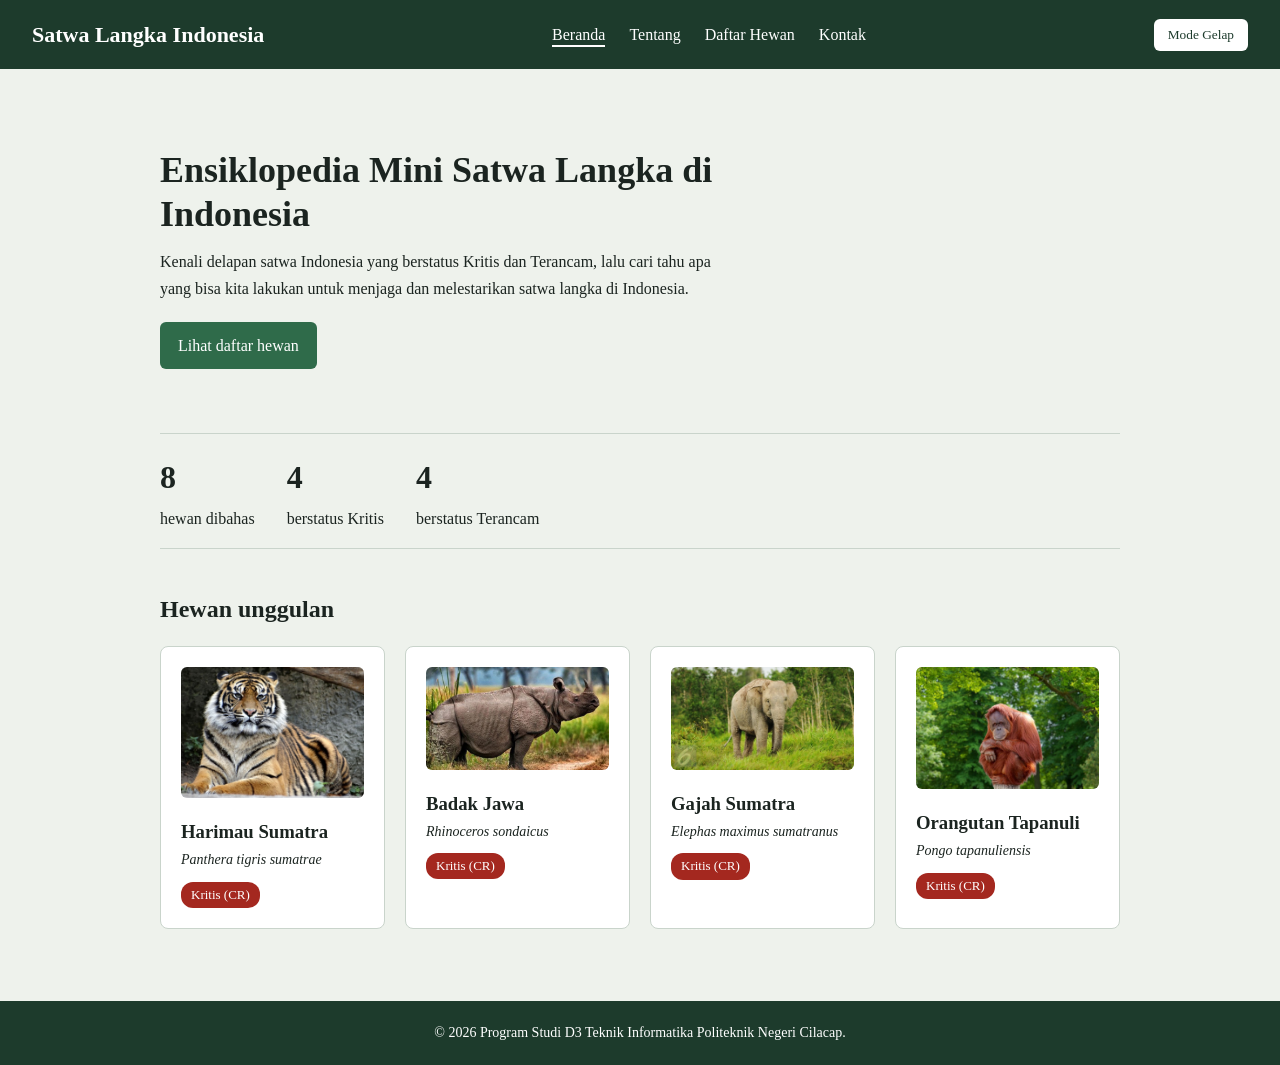
<file: index.html>
<!doctype html>
<html lang="id">
<head>
  <meta charset="UTF-8" />
  <meta name="viewport" content="width=device-width, initial-scale=1.0" />
  <title>Beranda | Satwa Langka Indonesia</title>
  <link rel="stylesheet" href="css/style.css" />
</head>
<body>
  <!-- Navbar -->
  <header class="navbar">
    <h1 class="logo">Satwa Langka Indonesia</h1>
    <nav>
      <ul class="menu">
          <li><a href="index.html" class="aktif">Beranda</a></li>
          <li><a href="profil.html">Tentang</a></li>
          <li><a href="kegiatan.html">Daftar Hewan</a></li>
          <li><a href="kontak.html">Kontak</a></li>
      </ul>
    </nav>
    <button id="tombol-tema" type="button">Mode Gelap</button>
  </header>
  <!-- Konten utama -->
  <main>
    <section class="hero">
      <h2>Ensiklopedia Mini Satwa Langka di Indonesia</h2>
      <p>Kenali delapan satwa Indonesia yang berstatus Kritis dan Terancam, lalu cari tahu apa yang bisa kita lakukan untuk menjaga dan melestarikan satwa langka di Indonesia.</p>
      <a class="tombol" href="kegiatan.html">Lihat daftar hewan</a>
    </section>
    <section class="statistik">
      <div><strong>8</strong><span>hewan dibahas</span></div>
      <div><strong>4</strong><span>berstatus Kritis</span></div>
      <div><strong>4</strong><span>berstatus Terancam</span></div>
    </section>
    <section>
      <h2>Hewan unggulan</h2>
      <div class="grid-card">
        <article class="card" data-status="kritis" data-nama="Harimau Sumatra" data-latin="Panthera tigris sumatrae" data-badge="Kritis (CR)" data-habitat="Hutan hujan Sumatra" data-ancaman="Perburuan dan hilangnya hutan akibat alih fungsi lahan.">
          <img src="images/harimau-sumatra.jpg" alt="Harimau Sumatra">
          <h3>Harimau Sumatra</h3>
          <p class="latin">Panthera tigris sumatrae</p>
          <span class="badge kritis">Kritis (CR)</span>
        </article>
        <article class="card" data-status="kritis" data-nama="Badak Jawa" data-latin="Rhinoceros sondaicus" data-badge="Kritis (CR)" data-habitat="Taman Nasional Ujung Kulon, Banten" data-ancaman="Populasi sangat kecil di satu lokasi, rentan bencana dan penyakit.">
          <img src="images/badak-jawa.jpg" alt="Badak Jawa">
          <h3>Badak Jawa</h3>
          <p class="latin">Rhinoceros sondaicus</p>
          <span class="badge kritis">Kritis (CR)</span>
        </article>
        <article class="card" data-status="kritis" data-nama="Gajah Sumatra" data-latin="Elephas maximus sumatranus" data-badge="Kritis (CR)" data-habitat="Hutan dataran rendah Sumatra" data-ancaman="Konflik dengan manusia dan penyempitan habitat.">
          <img src="images/gajah-sumatra.jpg" alt="Gajah Sumatra">
          <h3>Gajah Sumatra</h3>
          <p class="latin">Elephas maximus sumatranus</p>
          <span class="badge kritis">Kritis (CR)</span>
        </article>
        <article class="card" data-status="kritis" data-nama="Orangutan Tapanuli" data-latin="Pongo tapanuliensis" data-badge="Kritis (CR)" data-habitat="Hutan Batang Toru, Sumatra Utara" data-ancaman="Pembukaan hutan dan populasi yang terpecah-pecah.">
          <img src="images/orangutan-tapanuli.jpg" alt="Orangutan Tapanuli">
          <h3>Orangutan Tapanuli</h3>
          <p class="latin">Pongo tapanuliensis</p>
          <span class="badge kritis">Kritis (CR)</span>
        </article>
      </div>
    </section>
  </main>
  <!-- Footer -->
  <footer>
    <p>&copy; 2026 Program Studi D3 Teknik Informatika Politeknik Negeri Cilacap.</p>
  </footer>
  <script src="js/script.js"></script>
</body>
</html>
</file>
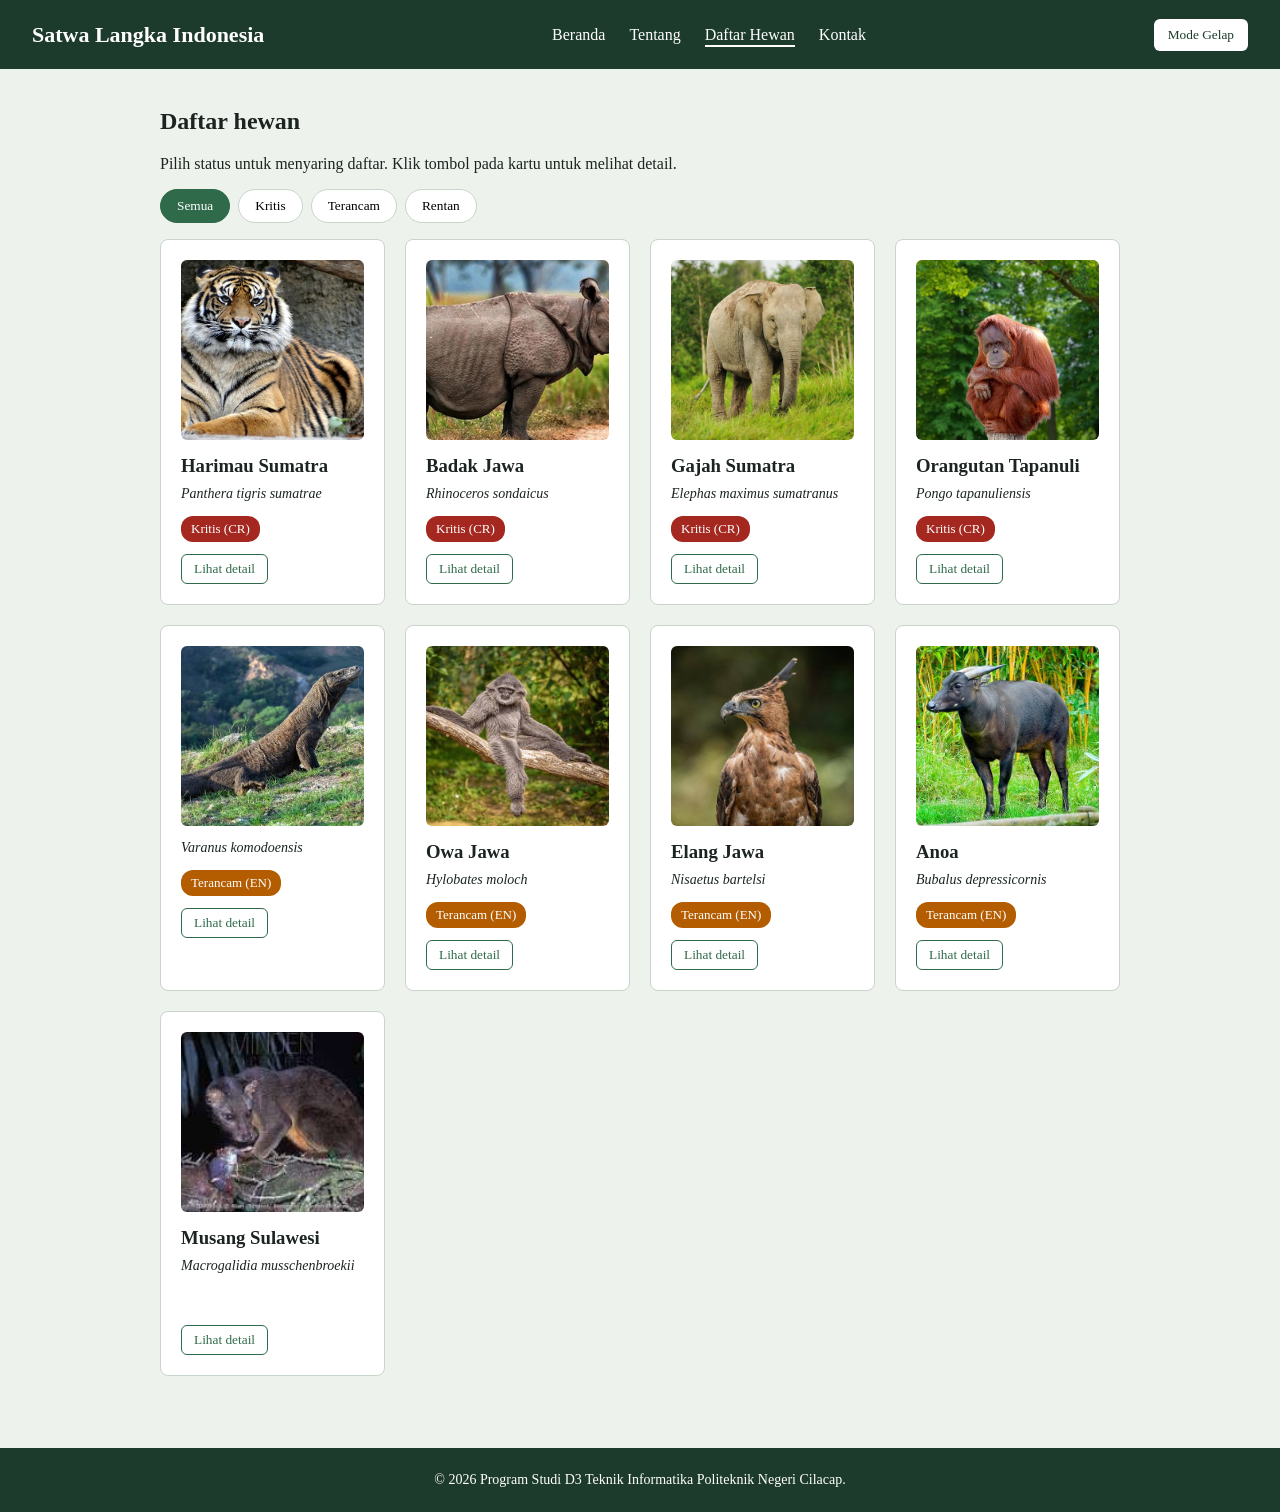
<file: kegiatan.html>
<!doctype html>
<html lang="id">
<head>
  <meta charset="UTF-8" />
  <meta name="viewport" content="width=device-width, initial-scale=1.0" />
  <title>Daftar Hewan | Satwa Langka Indonesia</title>
  <link rel="stylesheet" href="css/style.css" />
</head>
<body>
  <!-- Navbar -->
  <header class="navbar">
    <h1 class="logo">Satwa Langka Indonesia</h1>
    <nav>
      <ul class="menu">
          <li><a href="index.html">Beranda</a></li>
          <li><a href="profil.html">Tentang</a></li>
          <li><a href="kegiatan.html" class="aktif">Daftar Hewan</a></li>
          <li><a href="kontak.html">Kontak</a></li>
      </ul>
    </nav>
    <button id="tombol-tema" type="button">Mode Gelap</button>
  </header>
  <!-- Konten utama -->
  <main>
    <section>
      <h2>Daftar hewan</h2>
      <p>Pilih status untuk menyaring daftar. Klik tombol pada kartu untuk melihat detail.</p>
      <div class="filter">
        <button type="button" class="filter-btn aktif" data-filter="semua">Semua</button>
        <button type="button" class="filter-btn" data-filter="kritis">Kritis</button>
        <button type="button" class="filter-btn" data-filter="terancam">Terancam</button>
        <button type="button" class="filter-btn" data-filter="rentan">Rentan</button>
      </div>
      <div class="grid-card">
        <article class="card" data-status="kritis" data-nama="Harimau Sumatra" data-latin="Panthera tigris sumatrae" data-badge="Kritis (CR)" data-habitat="Hutan hujan Sumatra" data-ancaman="Perburuan dan hilangnya hutan akibat alih fungsi lahan.">
          <img class="foto" src="images/harimau-sumatra.jpg" alt="Harimau Sumatra" />
          <h3>Harimau Sumatra</h3>
          <p class="latin">Panthera tigris sumatrae</p>
          <span class="badge kritis">Kritis (CR)</span>
          <button type="button" class="tombol-detail">Lihat detail</button>
        </article>
        <article class="card" data-status="kritis" data-nama="Badak Jawa" data-latin="Rhinoceros sondaicus" data-badge="Kritis (CR)" data-habitat="Taman Nasional Ujung Kulon, Banten" data-ancaman="Populasi sangat kecil di satu lokasi, rentan bencana dan penyakit.">
          <img class="foto" src="images/badak-jawa.jpg" alt="Badak Jawa" />
          <h3>Badak Jawa</h3>
          <p class="latin">Rhinoceros sondaicus</p>
          <span class="badge kritis">Kritis (CR)</span>
          <button type="button" class="tombol-detail">Lihat detail</button>
        </article>
        <article class="card" data-status="kritis" data-nama="Gajah Sumatra" data-latin="Elephas maximus sumatranus" data-badge="Kritis (CR)" data-habitat="Hutan dataran rendah Sumatra" data-ancaman="Konflik dengan manusia dan penyempitan habitat.">
          <img class="foto" src="images/gajah-sumatra.jpg" alt="Gajah Sumatra" />
          <h3>Gajah Sumatra</h3>
          <p class="latin">Elephas maximus sumatranus</p>
          <span class="badge kritis">Kritis (CR)</span>
          <button type="button" class="tombol-detail">Lihat detail</button>
        </article>
        <article class="card" data-status="kritis" data-nama="Orangutan Tapanuli" data-latin="Pongo tapanuliensis" data-badge="Kritis (CR)" data-habitat="Hutan Batang Toru, Sumatra Utara" data-ancaman="Pembukaan hutan dan populasi yang terpecah-pecah.">
          <img class="foto" src="images/orangutan-tapanuli.jpg" alt="Orangutan Tapanuli" />
          <h3>Orangutan Tapanuli</h3>
          <p class="latin">Pongo tapanuliensis</p>
          <span class="badge kritis">Kritis (CR)</span>
          <button type="button" class="tombol-detail">Lihat detail</button>
        </article>
        <article class="card" data-status="terancam" data-nama="Komodo" data-latin="Varanus komodoensis" data-badge="Terancam (EN)" data-habitat="Pulau Komodo, Rinca, dan Flores" data-ancaman="Perubahan iklim, hilangnya mangsa, dan kerusakan habitat.">
          <img class="foto" src="images/komodo.jpg" alt="Komodo" />
          <p class="latin">Varanus komodoensis</p>
          <span class="badge terancam">Terancam (EN)</span>
          <button type="button" class="tombol-detail">Lihat detail</button>
        </article>
        <article class="card" data-status="terancam" data-nama="Owa Jawa" data-latin="Hylobates moloch" data-badge="Terancam (EN)" data-habitat="Hutan Jawa Barat dan Jawa Tengah" data-ancaman="Hutan yang terfragmentasi dan perdagangan satwa liar.">
          <img class="foto" src="images/owa-jawa.jpg" alt="Owa Jawa" />
          <h3>Owa Jawa</h3>
          <p class="latin">Hylobates moloch</p>
          <span class="badge terancam">Terancam (EN)</span>
          <button type="button" class="tombol-detail">Lihat detail</button>
        </article>
        <article class="card" data-status="terancam" data-nama="Elang Jawa" data-latin="Nisaetus bartelsi" data-badge="Terancam (EN)" data-habitat="Hutan pegunungan Pulau Jawa" data-ancaman="Hilangnya hutan dan perburuan untuk dipelihara.">
          <img class="foto" src="images/elang-jawa.jpg" alt="Elang Jawa" />
          <h3>Elang Jawa</h3>
          <p class="latin">Nisaetus bartelsi</p>
          <span class="badge terancam">Terancam (EN)</span>
          <button type="button" class="tombol-detail">Lihat detail</button>
        </article>
        <article class="card" data-status="terancam" data-nama="Anoa" data-latin="Bubalus depressicornis" data-badge="Terancam (EN)" data-habitat="Hutan Sulawesi" data-ancaman="Perburuan untuk daging dan tanduk, serta penebangan hutan.">
          <img class="foto" src="images/anoa.jpg" alt="Anoa" />
          <h3>Anoa</h3>
          <p class="latin">Bubalus depressicornis</p>
          <span class="badge terancam">Terancam (EN)</span>
          <button type="button" class="tombol-detail">Lihat detail</button>
        </article>

        <!-- modif -->
        <article class="card" data-status="rentan" data-nama="Musang Sulawesi" data-latin="Macrogalidia musschenbroekii" data-badge="Rentan (VU)" data-habitat="Hutan Sulawesi" data-ancaman="Tekanan akibat kerusakan hutan dan perburuan.">
          <img class="foto" src="images/musang.jpg" alt="Musang" />
          <h3>Musang Sulawesi</h3>
          <p class="latin">Macrogalidia musschenbroekii</p>
          <span class="badge rentan">Rentan (VU)</span>
          <button type="button" class="tombol-detail">Lihat detail</button>
        </article>
      </div>
    </section>
  </main>
  <!-- Modal detail hewan -->
  <div id="modal" class="modal sembunyi" role="dialog" aria-modal="true" aria-labelledby="modal-judul">
    <div class="modal-isi">
      <button type="button" id="tutup-modal">Tutup</button>
      <h2 id="modal-judul"></h2>
      <p id="modal-latin" class="latin"></p>
      <p id="modal-status"></p>
      <p id="modal-habitat"></p>
      <p id="modal-ancaman"></p>
    </div>
  </div>
  <!-- Footer -->
  <footer>
    <p>&copy; 2026 Program Studi D3 Teknik Informatika Politeknik Negeri Cilacap.</p>
  </footer>
  <script src="js/script.js"></script>
</body>
</html>
</file>
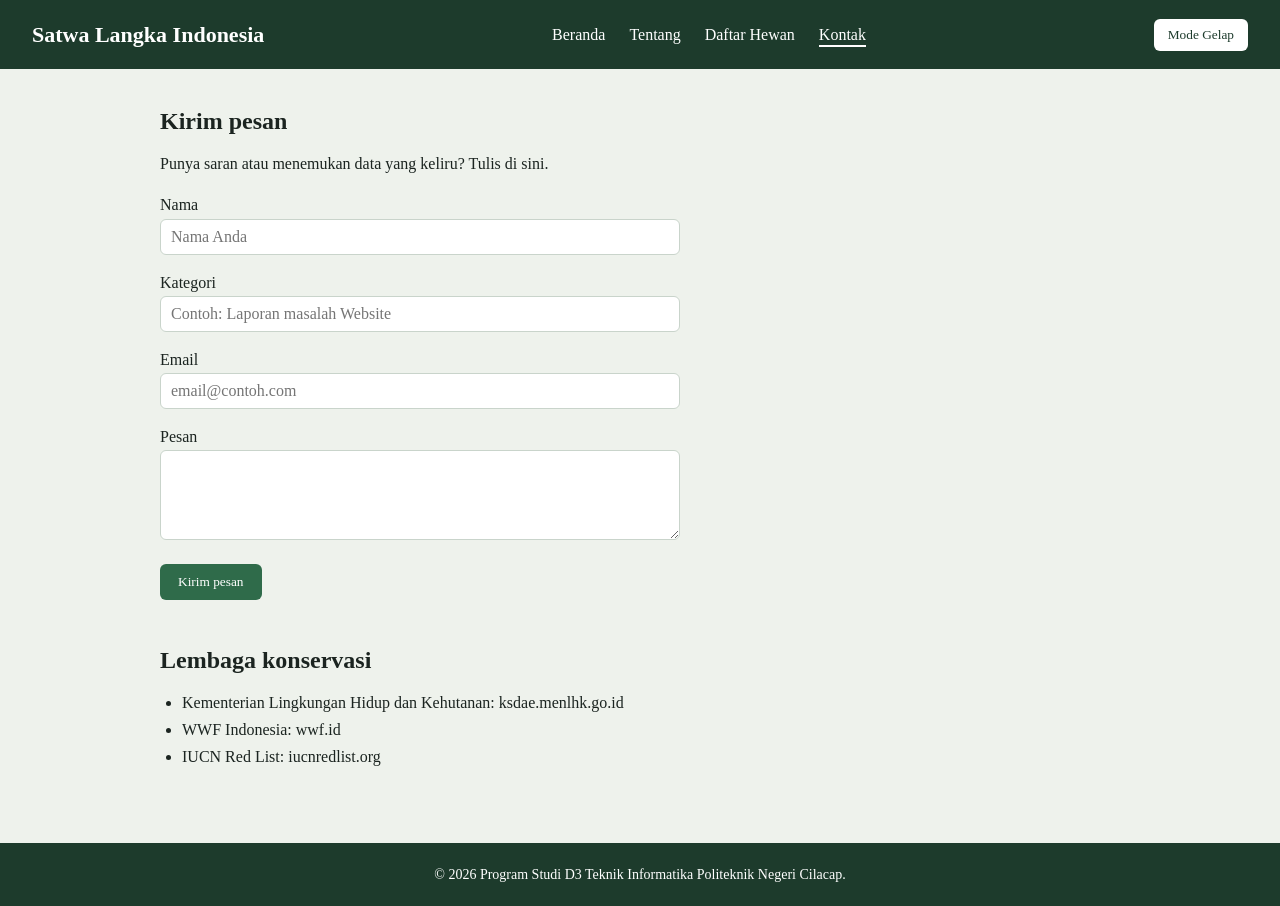
<file: kontak.html>
<!doctype html>
<html lang="id">
<head>
    <meta charset="UTF-8" />
    <meta name="viewport" content="width=device-width, initial-scale=1.0" />
    <title>Kontak | Satwa Langka Indonesia</title>
    <link rel="stylesheet" href="css/style.css" />
</head>
<body>
    <!-- Navbar -->
    <header class="navbar">
    <h1 class="logo">Satwa Langka Indonesia</h1>
    <nav>
        <ul class="menu">
            <li><a href="index.html">Beranda</a></li>
            <li><a href="profil.html">Tentang</a></li>
            <li><a href="kegiatan.html">Daftar Hewan</a></li>
            <li><a href="kontak.html" class="aktif">Kontak</a></li>
        </ul>
    </nav>
    <button id="tombol-tema" type="button">Mode Gelap</button>
    </header>
    <!-- Konten utama -->
    <main>
        <section class="form-kontak">
            <h2>Kirim pesan</h2>
            <p>Punya saran atau menemukan data yang keliru? Tulis di sini.</p>
            <label for="nama">Nama</label>
            <input type="text" id="nama" placeholder="Nama Anda" />
            <label for="kategori">Kategori</label>
            <input type="text" id="kategori" placeholder="Contoh: Laporan masalah Website" />
            <label for="email">Email</label>
            <input type="email" id="email" placeholder="email@contoh.com" />
            <label for="pesan">Pesan</label>
            <textarea id="pesan" rows="4"></textarea>
            <button type="button" id="tombol-kirim">Kirim pesan</button>
            <p id="status-form" role="status"></p>
        </section>
        <section class="teks">
            <h2>Lembaga konservasi</h2>
            <ul>
                <li>Kementerian Lingkungan Hidup dan Kehutanan: ksdae.menlhk.go.id</li>
                <li>WWF Indonesia: wwf.id</li>
                <li>IUCN Red List: iucnredlist.org</li>
            </ul>
        </section>
    </main>
    <!-- Footer -->
    <footer>
    <p>&copy; 2026 Program Studi D3 Teknik Informatika Politeknik Negeri Cilacap.</p>
    </footer>
    <script src="js/script.js"></script>
</body>
</html>
</file>
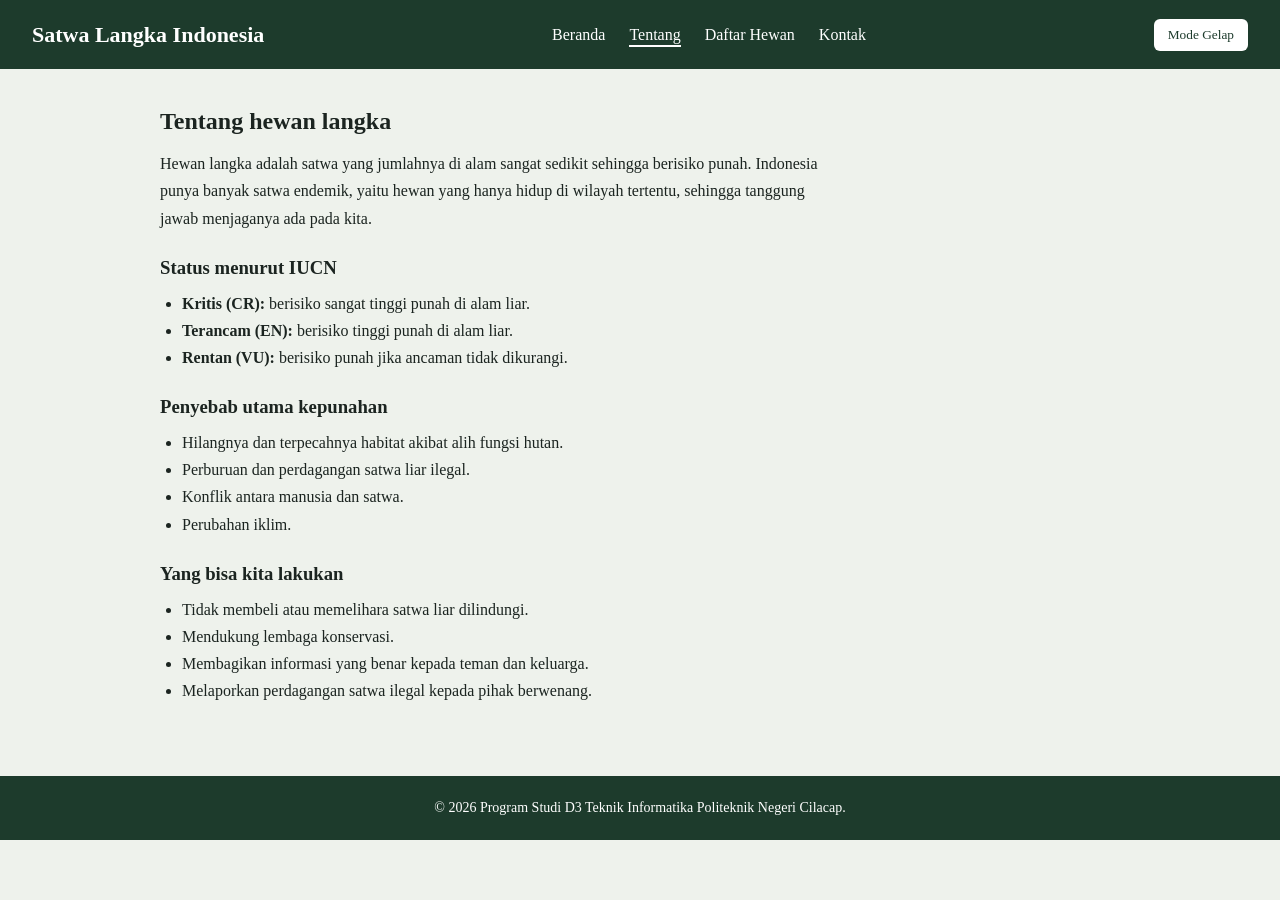
<file: profil.html>
<!doctype html>
<html lang="id">
<head>
  <meta charset="UTF-8" />
  <meta name="viewport" content="width=device-width, initial-scale=1.0" />
  <title>Tentang | Satwa Langka Indonesia</title>
  <link rel="stylesheet" href="css/style.css" />
</head>
<body>
  <!-- Navbar -->
  <header class="navbar">
    <h1 class="logo">Satwa Langka Indonesia</h1>
    <nav>
      <ul class="menu">
          <li><a href="index.html">Beranda</a></li>
          <li><a href="profil.html" class="aktif">Tentang</a></li>
          <li><a href="kegiatan.html">Daftar Hewan</a></li>
          <li><a href="kontak.html">Kontak</a></li>
      </ul>
    </nav>
    <button id="tombol-tema" type="button">Mode Gelap</button>
  </header>
  <!-- Konten utama -->
  <main>
    <section class="teks">
      <h2>Tentang hewan langka</h2>
      <p>Hewan langka adalah satwa yang jumlahnya di alam sangat sedikit sehingga berisiko punah. Indonesia punya banyak satwa endemik, yaitu hewan yang hanya hidup di wilayah tertentu, sehingga tanggung jawab menjaganya ada pada kita.</p>
      <h3>Status menurut IUCN</h3>
      <ul>
        <li><strong>Kritis (CR):</strong> berisiko sangat tinggi punah di alam liar.</li>
        <li><strong>Terancam (EN):</strong> berisiko tinggi punah di alam liar.</li>
        <li><strong>Rentan (VU):</strong> berisiko punah jika ancaman tidak dikurangi.</li>
      </ul>
      <h3>Penyebab utama kepunahan</h3>
      <ul>
        <li>Hilangnya dan terpecahnya habitat akibat alih fungsi hutan.</li>
        <li>Perburuan dan perdagangan satwa liar ilegal.</li>
        <li>Konflik antara manusia dan satwa.</li>
        <li>Perubahan iklim.</li>
      </ul>
      <h3>Yang bisa kita lakukan</h3>
      <ul>
        <li>Tidak membeli atau memelihara satwa liar dilindungi.</li>
        <li>Mendukung lembaga konservasi.</li>
        <li>Membagikan informasi yang benar kepada teman dan keluarga.</li>
        <li>Melaporkan perdagangan satwa ilegal kepada pihak berwenang.</li>
      </ul>
    </section>
  </main>
  <!-- Footer -->
  <footer>
    <p>&copy; 2026 Program Studi D3 Teknik Informatika Politeknik Negeri Cilacap.</p>
  </footer>
  <script src="js/script.js"></script>
</body>
</html>
</file>
<file: css/style.css>
* { margin: 0; padding: 0; box-sizing: border-box; }
:root {
    --lumut: #1d3b2c;
    --daun: #2f6b4a;
    --latar: #eef2ec;
    --kartu: #ffffff;
    --teks: #1b2420;
    --garis: #c9d4cb;
    --kritis: #a4281f;
    --terancam: #b35c00;
}
body { font-family: Georgia, "Times New Roman", serif; color: var(--teks); background-color: var(--latar); line-height: 1.7; }

/* ==== BAGIAN UMUM (Ketua) ==== */
.navbar { display: flex; justify-content: space-between; align-items: center; flex-wrap: wrap; gap: 12px; padding: 16px 32px; background-color: var(--lumut); color: white; }
.logo { font-size: 22px; }
.menu { display: flex; gap: 24px; list-style: none; }
.menu a { color: white; text-decoration: none; padding-bottom: 2px; }
.menu a:hover, .menu a.aktif { border-bottom: 2px solid white; }
#tombol-tema { padding: 8px 14px; border: none; border-radius: 6px; background-color: white; color: var(--lumut); cursor: pointer; font-family: inherit; }
main { max-width: 1000px; margin: 0 auto; padding: 32px 20px; }
main h2 { margin-bottom: 8px; }
main section { margin-bottom: 40px; }
.grid-card { display: grid; grid-template-columns: repeat(auto-fit, minmax(220px, 1fr)); gap: 20px; margin-top: 16px; }
.card { background-color: var(--kartu); border: 1px solid var(--garis); border-radius: 8px; padding: 20px; }
.card img { width: 100%; border-radius: 6px; margin-bottom: 10px; }
footer { padding: 20px 32px; text-align: center; background-color: var(--lumut); color: white; font-size: 14px; }
body.gelap { background-color: #101a15; color: #e6ece8; }
body.gelap .card, body.gelap .modal-isi { background-color: #1a2a22; border-color: #2f4a3b; }
body.gelap .filter-btn { background-color: #1a2a22; color: #e6ece8; border-color: #2f4a3b; }
body.gelap .form-kontak input, body.gelap .form-kontak textarea { background-color: #1a2a22; color: #e6ece8; border-color: #2f4a3b; }
.sembunyi { display: none; }
@media (max-width: 600px) {
    .navbar { flex-direction: column; }
    .menu { gap: 14px; }
}

/* ==== BAGIAN MAHASISWA 2 (Beranda) ==== */
.hero { padding: 48px 0 24px; }
.hero h2 { font-size: 36px; line-height: 1.2; max-width: 640px; margin-bottom: 12px; }
.hero p { max-width: 560px; margin-bottom: 20px; }
.tombol { display: inline-block; padding: 10px 18px; border-radius: 6px; background-color: var(--daun); color: white; text-decoration: none; }
.tombol:hover { background-color: var(--lumut); }
.statistik { display: flex; flex-wrap: wrap; gap: 32px; padding: 16px 0; border-top: 1px solid var(--garis); border-bottom: 1px solid var(--garis); }
.statistik strong { display: block; font-size: 32px; }
.foto { display: flex; align-items: center; justify-content: center; height: 120px; margin-bottom: 10px; font-size: 56px; background-color: var(--latar); border-radius: 6px; }
body.gelap .foto { background-color: #101a15; }
.latin { font-style: italic; font-size: 14px; margin-bottom: 8px; }
.badge { display: inline-block; padding: 2px 10px; border-radius: 12px; font-size: 13px; color: white; }
.badge.kritis { background-color: var(--kritis); }
.badge.terancam { background-color: var(--terancam); }
/* ==== BAGIAN MAHASISWA 3 (Profil dan Kegiatan) ==== */
img.foto {
  display: block;
  width: 100%;
  height: 180px;
  object-fit: cover;
  border-radius: 6px;
  margin-bottom: 10px;
}
.teks { max-width: 680px; }
.teks h3 { margin: 20px 0 6px; }
.teks ul { padding-left: 22px; }
.filter { display: flex; flex-wrap: wrap; gap: 8px; margin-top: 12px; }
.filter-btn { padding: 8px 16px; border: 1px solid var(--garis); border-radius: 20px; background-color: white; font-family: inherit; cursor: pointer; }
.filter-btn.aktif { background-color: var(--daun); border-color: var(--daun); color: white; }
.tombol-detail { margin-top: 12px; padding: 6px 12px; border: 1px solid var(--daun); border-radius: 6px; background: none; color: var(--daun); font-family: inherit; cursor: pointer; display: block; }
.modal { position: fixed; inset: 0; display: flex; align-items: center; justify-content: center; padding: 20px; background-color: rgba(0, 0, 0, 0.6); }
.modal.sembunyi { display: none; }
.modal-isi { max-width: 460px; width: 100%; padding: 24px; border-radius: 8px; background-color: white; }
.modal-isi p { margin-top: 8px; }
#tutup-modal { float: right; padding: 4px 10px; cursor: pointer; font-family: inherit; }

/* ==== BAGIAN MAHASISWA 4 (Kontak) ==== */
.form-kontak { max-width: 520px; }
.form-kontak label { display: block; margin-top: 14px; }
.form-kontak input, .form-kontak textarea { width: 100%; padding: 8px 10px; border: 1px solid var(--garis); border-radius: 6px; font-family: inherit; font-size: 16px; }
#tombol-kirim { margin-top: 16px; padding: 10px 18px; border: none; border-radius: 6px; background-color: var(--daun); color: white; font-family: inherit; cursor: pointer; }
#status-form { margin-top: 12px; font-weight: bold; }
</file>
